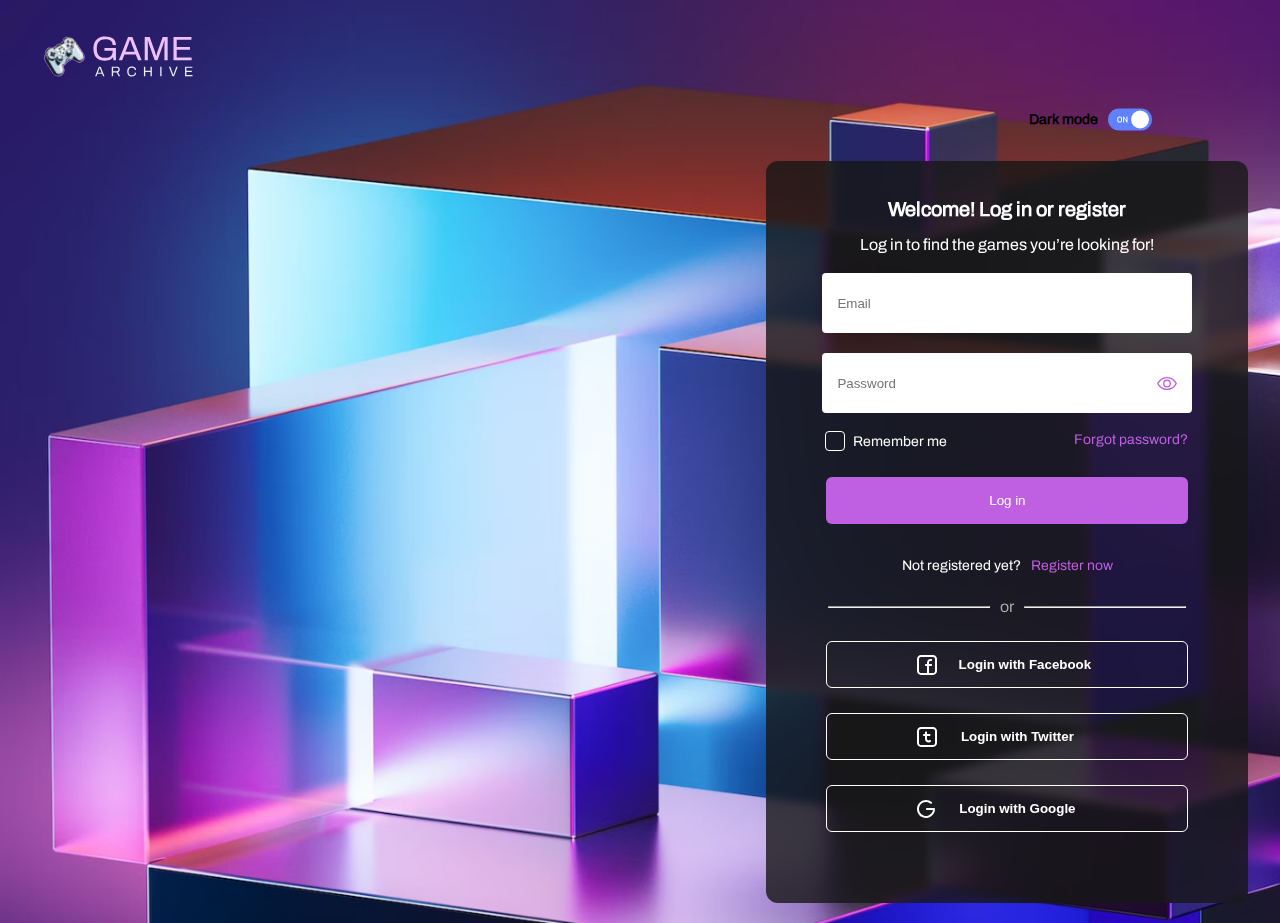
<file: index.html>
<!DOCTYPE html>
<html>
  <head>
    <title>Game Finder</title>
    <link rel="stylesheet" href="styles/login.css">
    <!-- Login Script -->
    <script src="scripts/login/fetch-login.js" type="module"></script>
    <meta name="viewport" content="width=device-width, initial-scale=1.0">
  </head>
  <body>
    <!-- Logo -->
    <div class="logo-container">
      <img src="images/logo.svg" alt="Logo">
    </div>
    
    <main>
      <div class="dark-mode-container"> 
        <h3 class= "title-mode">Dark mode</h3>
        <img id="toggleButton" src="./images/on.svg" class="icon-mode" alt="Dark mode on">
      </div>
      <div class="login-box">
        <h2>Welcome! Log in or register</h2>
        <form>
          <label class="login-info">Log in to find the games you’re looking for!</label>
          <!-- E-mail input field -->
          <div class="form-group">
            <input type="text" class="input-email" id="input-email" name="username" placeholder="Email" autocomplete="email">
          </div>
          <!-- Password input field -->
          <div class="form-group">
            <input type="password" class="input-password" id="input-password" name="password" placeholder="Password"  autocomplete="current-password">
            <img src= "./images/icons-login/eye.svg" alt="Eye icon for visibility" class="toggle-password" >
          </div>
          <div id="error-container" class="hidden"></div> <!-- Error message container -->
          <br>
          <!-- Session reminder option -->
          <div class="corner-left">
            <div class="form">
              <input type="checkbox" id="remember" name="remember">
              <label for="remember" class="remember-label">Remember me</label>
            </div>
          </div>
          <!-- Password recovery link -->
          <div class="corner-right">
            <div class="forgot-password">
              <a href="#">Forgot password?</a>
            </div>
          </div>
          <!-- Login button -->
          <div class="login-button-container">
            <button id="login-button" class="login-button">Log in</button>
          </div>
        </form>

        <!-- Registration option -->
        <div class="register-now">
          <p>Not registered yet?<a href="#" id="register-link">Register now</a></p>
        </div>
        <div class="lines">
          <hr>or<hr>
        </div>      

        <!-- Social media login buttons -->
        <div class="social-buttons">
          <button class="login-facebook">
            <img src="images/icons-login/facebook.svg" alt="logo-facebook">
            <div class="social-title-f">Login with Facebook</div>
          </button>
          <button class="login-twitter">
            <img src="images/icons-login/twitter.svg" alt="logo-twitter">
            <div class="social-title">Login with Twitter</div>
          </button>
          <button class="login-google">
            <img src="images/icons-login/google.svg" alt="logo-google">
            <div class="social-title">Login with Google</div>
          </button>
        </div>
      </div>
    </main>
  </body>
</html>
</file>
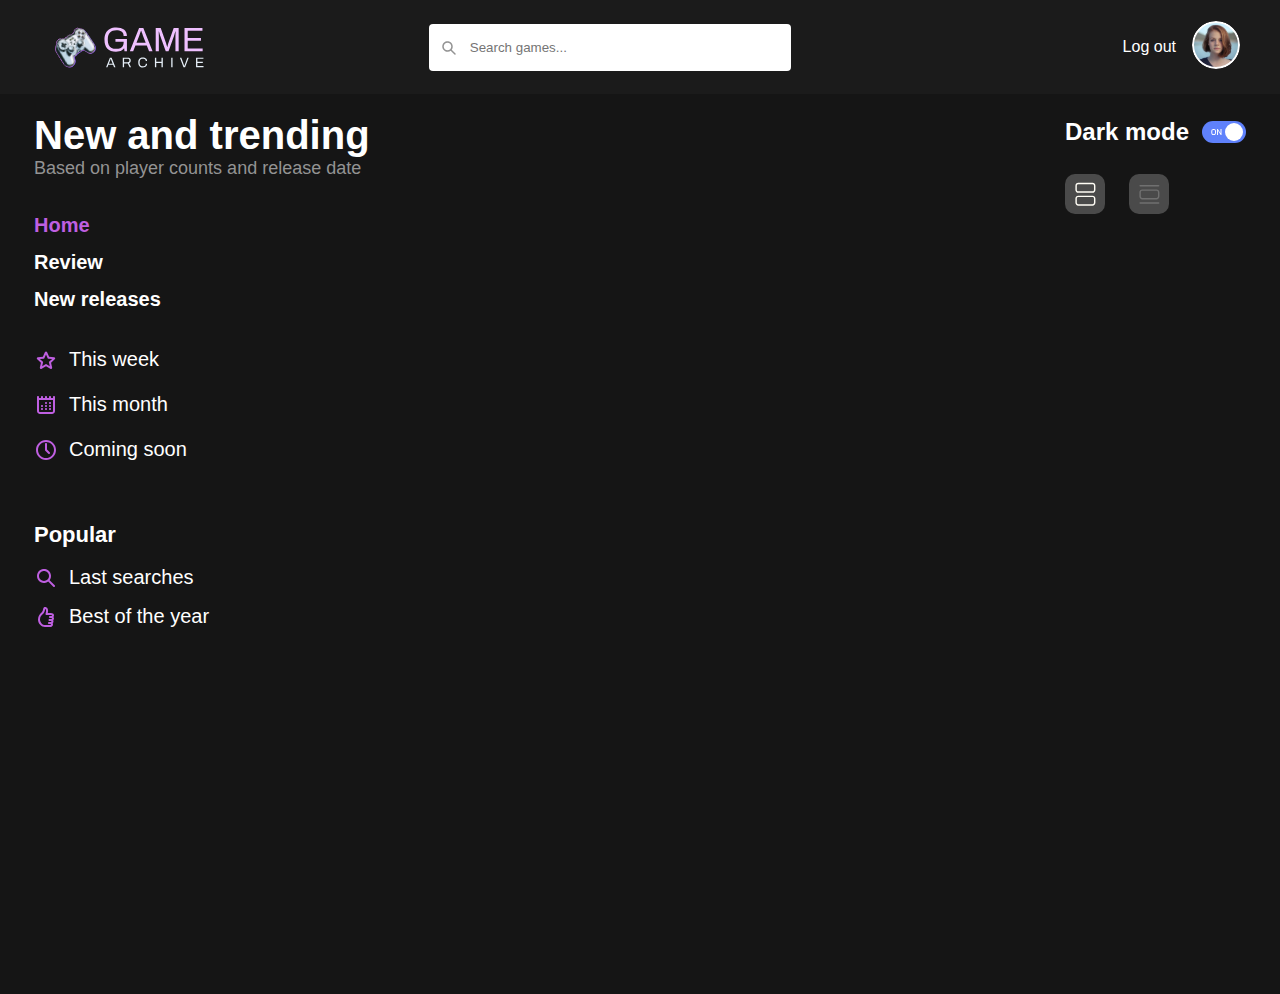
<file: home.html>
<!DOCTYPE html>
<html>
<head>
  <title>Game Finder App</title>
  <link rel="stylesheet" href="styles/home.css">
</head>
<body>
    <!-- Header -->
    <header>
    <div class="search-overlay"></div>
    <div class="header-content">
        <div class="logo-container">
            <img src="images/logo.svg" alt="Logo">
        </div>
        <!-- Search form -->
        <form id="search-form" class="search-bar">
            <img src="./images/icons-home/search.svg" alt="Search icon">
            <input  id="search-input" onfocus="this.value=''" type="text" placeholder="Search games...">
            <div class="container-search-games">
                <div class="games-list">
                    <ul id="search-suggestions">
                        <li class="games-list-game">No recent searches were found</li>
                    </ul>
                </div>
            </div>
            <div class="single-container">
            </div>
        </form>
        <div class="side">
            <a href="#" class= "log-out">Log out</a>
            <span class="avatar-user">
                <img src="./images/icons-home/avatar.svg" alt="Image Avatar">
            </span>
        </div>
        </div>
    </div>
    </header>

    <main>
        <!-- New code -->
        <div class="container-title-mode">
            <div class="title">
                <h1>New and trending</h1>
                <h2>Based on player counts and release date</h2>
            </div>
            <div class="mode">
                <div class="dark-mode"> 
                    <h2>Dark mode</h2>
                    <img id="toggleButton" src="./images/on.svg" class="icon-mode" alt="Dark mode on">
                  </div>
                <div class="thumbnail">
                    <img src="./images/icons-home/multiple-enabled.svg" class="multiple-enabled" alt="Multiple cards enabled">
                    <img src="./images/icons-home/single-disabled.svg" class="single-disabled" alt="Cards in a single column">
                </div>
            </div>
        </div>
        <!-- New code NAV -->
        <nav>
            <div class="links-navbar">
                <a class="links-home" href="#">Home</a>
                <a class= "links-dark" href="#">Review</a>
                <a class="links-dark" href="#">New releases</a>
            </div>

            <div class="links-time">
                <div class="links-time2">
                    <div class="icon-navbar">
                        <img src="./images/icons-home/star.svg" alt="Star icon">
                    </div>
                    <a class="links-time-week" href="#">This week</a>
                </div>
                <div class="links-time2">
                    <div class="icon-navbar">
                        <img src="./images/icons-home/calendar.svg" alt="Calendar icon">
                    </div>
                    <a href="#">This month</a>
                </div>
                <div class="links-time2">
                    <div class="icon-navbar">
                        <img src="./images/icons-home/clock.svg" alt="Clock icon">
                    </div>
                    <a href="#">Coming soon</a>
                </div>
            </div>

            <div class="links-popular">
                <h2>Popular</h2>
                <div class="links-popular2">
                    <div class="icon-navbar-popular">
                        <img src="./images/icons-home/search-menu.svg" alt="Search icon">
                    </div>
                    <a href="#" class="last-search">Last searches</a>
                </div>
                <div class="links-popular2">
                    <div class="icon-navbar-popular">
                        <img src="./images/icons-home/Thumbs-up.svg" alt="Thumbs up icon">
                    </div>
                    <a href="#">Best of the year</a>
                </div>
        </nav>
        
        <!-- Game data container -->
        <div class="game-data" id="game-data"></div>

        <dialog id="modal">
            <!-- Modal content to be updated with information from the game -->
        </dialog>

        <!-- Last searches -->
        <div id="last-searches">
        <p id="no-last-searches-message"></p>
        </div>
    </main>

    <div id="logoutModal" class="modal">
        <div class="modal-content">
          <h2 class="title-modal">Dou you want to log out?</h2>
          <br>
          <p class="text-modal">Lorem ipsum dolor sit amet, consectetur adipiscing elit, sed do eiusmod tempor incididunt ut lab</p>
          <div class="modal-buttons">
            <button id="confirmLogout" class="modal-button">Yes</button>
            <button id="cancelLogout" class="modal-button">No</button>
          </div>
        </div>
      </div>
      

    <!-- Script de JavaScript -->
    <script src="scripts/home/home.js" type="module"></script>
    <script src="scripts/home/log-out.js" type="module"></script>
</body>
</html>
</file>
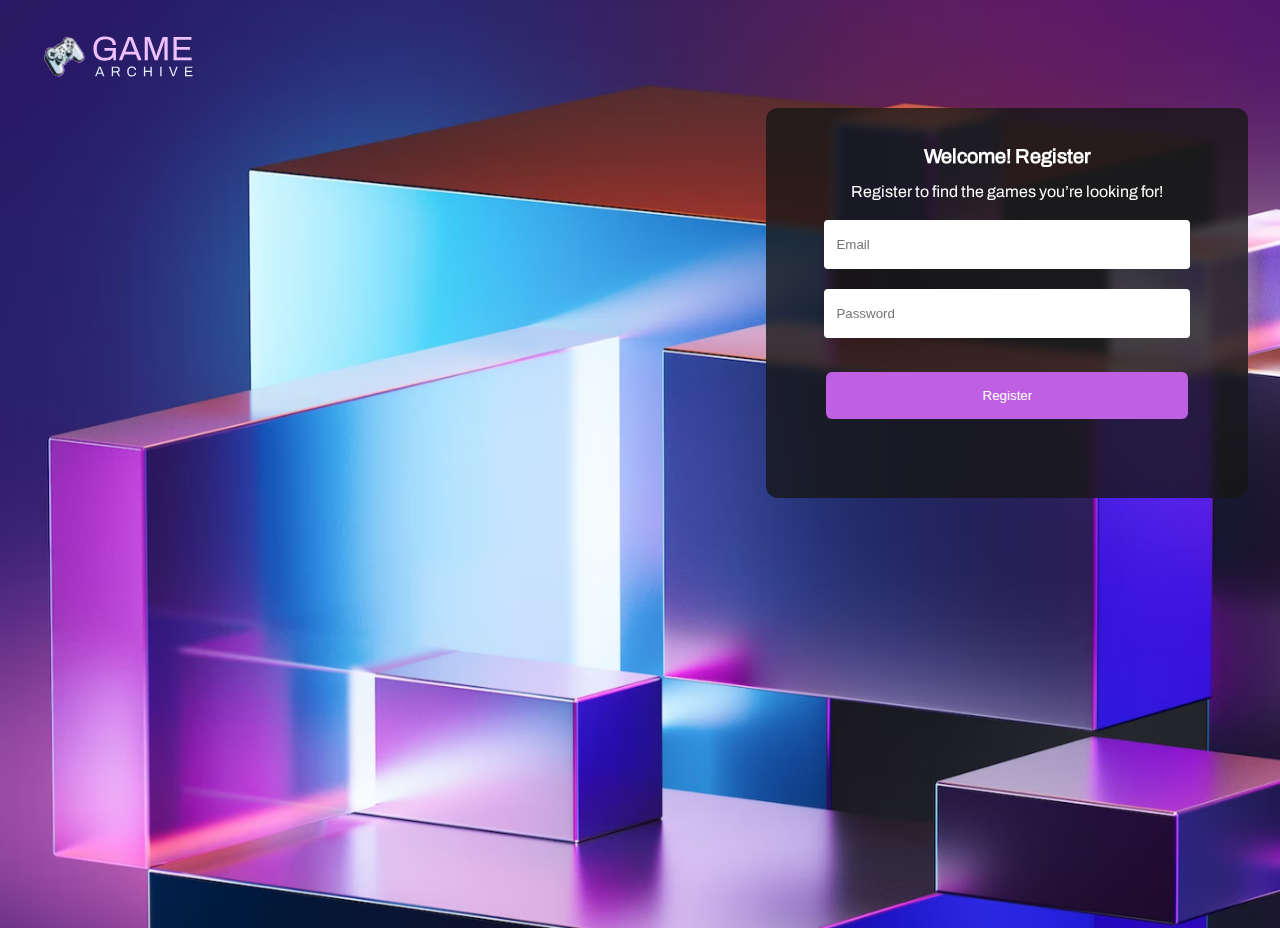
<file: register.html>
<!DOCTYPE html>
<html>
<head>
  <title>Mi Página Web</title>
  <!-- Import the CSS stylesheet -->
  <link rel="stylesheet" href="styles/register.css">
  <!-- Import the log script -->
  <script src="scripts/login/fetch-register.js" type="module"></script>
  <!-- Configure the initial scaling of the viewport for mobile devices -->
  <meta name="viewport" content="width=device-width, initial-scale=1.0">
</head>
<body>
  <!-- Logo container -->
  <div class="logo-container">
    <img src="images/logo.svg" alt="Logo">
  </div>
  
  <main>
    <div class="login-box">
      <h2>Welcome! Register</h2>
      <form>
        <!-- Form information label -->
        <label class="login-info">Register to find the games you’re looking for!</label>
        <div class="form-group">
          <!-- Input field for user name or e-mail address -->
          <input type="text" id="username" name="username" placeholder="Email">
        </div>
        <div class="form-group">
          <!-- Input field for password -->
          <input type="password" id="password" name="password" placeholder="Password">
        </div>

        <br>
        <br>
        <div class="login-button-container">
          <!-- Register button -->
          <button id="register-button" class="login-button">Register</button>
        </div>
      </form>

      <!-- Snackbar to display messages -->
      <div id="snackbar" class="snackbar">
        <span id="snackbar-message" class="snackbar-message"></span>
        <a id="snackbar-button" class="snackbar-button">Aceptar</a>
      </div>      
    </div>
  </main>
</body>
</html>
</file>
<file: styles/login.css>
@font-face {
  font-family: 'Archivo';
  src: url('../fonts/static/Archivo-Regular.ttf') format('truetype');
}

body {
  background-image: url("../images/background.png");
  background-size: cover;
  background-color: rgb(72, 45, 167);
  background-repeat: no-repeat;
  font-family: 'Archivo';
}

.dark-mode-container {
  display: flex;
  justify-content: flex-end;
  margin-right: 120px;
  margin-top: 10px;
  gap: 10px;
}

.title-mode{
  font-size: 14px;
}

.icon-mode {
  cursor: pointer;
}

.login-box {
  width: 462px;
  height: 702px;
  background: rgba(23, 23, 23, 0.8);
  backdrop-filter: blur(5px);
  border-radius: 12px;
  font-style: normal;
  padding-top: 20px;
  padding-left: 10px;
  padding-right: 10px;
  padding-bottom: 20px;
  margin: 20px 60%;
}

.login-info {
  color: #FFFFFF;
  justify-content: center;
  display: flex;
}

.login-box h2 {
  text-align: center;
  color: #FFFFFF;
  font-size: 20px;
}

div .form-group {
  display: flex;
  align-items: center;
  justify-content: center;
  flex-direction: column;
}

.input-password, .input-email{
  width: 340px;
  height: 30px;
  border-style: none;
  padding: 15px;
  border-radius: 4px;
  margin-top: 20px;
}

input[type="checkbox"] {
  margin-top: 10px;
  width: 20px;
  height: 20px;
  border: 1.5px solid #FFFFFF;
  border-radius: 4px;
  appearance: none;
}

input[type="checkbox"]:checked {
  background: #BF5FE1;
  border-radius: 4px;
}

input[type="checkbox"]:checked::before {
  content: "\2713";
  display: block;
  text-align: center;
  line-height: 20px;
  color: #FFF;
}

.register-now,
.separator,
.social-buttons,
.login-button-container {
  display: flex;
  align-items: center;
  justify-content: center;
  flex-direction: column;
  gap: 25px;
}

.register-now {
  margin-top: 20px;
  font-size: 14px;
  color: #FFF;
}

.register-now a {
  color: #BF5FE1;
  text-decoration: none;
  margin-left: 10px;
}

.lines {
  display: flex;
  width: 100%;
  line-height: 19px;
  color: #A9A9A9;
  gap: 10px;
  align-items: center;
  justify-content: center;
  margin-top: 10px;
  margin-bottom: 25px;
}

hr{
  width: 160px;
}

.lines:before, .lines:after {
  content: "";
  flex: 1 1 ;
  margin: auto;
}

.login-button {
  padding: 10px;
  color: #FFF;
  border: none;
  cursor: pointer;
  width: 362px;
  height: 47px;
  background-color: #BF5FE1;
  border-radius: 6px;
}

.login-facebook,
.login-twitter,
.login-google {
  display: flex;
  position: relative;
  justify-content: center;
  color: #FFF;
  background-color: transparent;
  border-radius: 6px;
  border: 1.5px solid #FFF;
  width: 362px;
  height: 47px;
  cursor: pointer;
}

.login-facebook img,
.login-twitter img,
.login-google img {
  align-self: center;
}

.social-title-f{
  margin-right: -15px;
  align-self: center;
  margin-inline-start: 20px;
  font-weight: 700;
}

.social-title{
  align-self: center;
  margin-inline-start: 20px;
  font-weight: 700;
}

button img {
  position: absolute;
  left: 90px;
}

.form {
  display: flex;
  margin-left: 45px;
}

.remember-label {
  margin-left: 5px;
  margin-top: 13px;
  color: #FFF;
  font-size: 14px;
}

.forgot-password {
  text-align: right;
  font-size: 14px;
  margin-top: -32px;
  margin-bottom: 30px;
  margin-right: 50px;
}

.forgot-password a {
  color: #BF5FE1;
  text-decoration: none;
}

.corner-left {
  align-self: flex-start;
  margin-top: 10px;
  margin-bottom: 10px;
}

.corner-right {
  align-self: flex-end;
  margin-top: 10px;
}

.logo-container {
  display: flex;
  align-items: center;
  justify-content: flex-start;
  margin-top: 20px;
  margin-left: 20px;
}

.logo-container img {
  max-width: 100%;
  height: auto;
}

img.toggle-password {
  position: inherit;
  margin-top: -40px;
  margin-right: 60px;
  margin-left: auto;
  cursor: pointer;
}

/* Estilos para tablet */
@media screen and (max-width: 768px) {
  body {
    background-position: center;
  }

  .dark-mode-container {
    justify-content: center;
    margin-right:0;
}

  .form {
    margin-left: 11%;
  }
  
  .logo-container {
    justify-content: center;
    margin-left: 0;
  }

  .login-box {
    width: 90%;
    height: auto;
    margin: 20px auto;
  }

  .form-group input[type="text"],
  .form-group input[type="password"] {
    width: 100%;
  }

  .forgot-password {
    margin-right: 11%;
  }
}

/* Estilos para teléfono móvil */
@media screen and (max-width: 480px) {
  body {
    background-position: center;
    backdrop-filter: blur(5px);
  }

  .dark-mode-container {
    justify-content: center;
    margin-right:0;
  }

  .form {
    margin-left: 0%;
  }

  .logo-container {
    justify-content: center;
    margin-left: 0;
  }
  
  .login-box {
    width: 90%;
    height: auto;
    margin: 20px auto;
  }

  .login-info,
  .login-box h2,
  .register-now {
    font-size: 16px;
  }

  .form-group input[type="text"],
  .form-group input[type="password"] {
    width: 100%;
  }

  .login-button,
  .login-facebook,
  .login-twitter,
  .login-google {
    width: 100%;
  }

  .forgot-password {
    margin-right: 0%;
  }
}
</file>
<file: styles/home.css>
* {
  box-sizing: border-box;
  font-family: 'Archivo', sans-serif; /* Tipografía Archivo */
  margin: 0;
}

body {
  background-color: #151515; /* Fondo oscuro */
  color: #ffffff; /* Texto en color blanco */
  width: 100vw;
  height: 100vh;
}

header{
  display: flex;
  background-color: #1B1B1B;
  height: 94px;
  width: 100vw;
}
.header-content {
  display: flex;
  margin: 0 auto;
  max-width: 1440px;
  width: 100%;
  justify-content: space-between;
}

.logo-container {
  align-self: center;
  margin-left: 39px;}

.logo-container img {
  width: auto;
  height: auto;
}

main {
  height: 100vh;
  padding: 0 34px;
  margin: 0 auto;
  max-width: 1440px;
}

/*#search-input {
  width: 400px;  Aumenta el tamaño del buscador según tus preferencias 
  padding: 8px;  Ajusta el padding según tus preferencias 
  padding-right: 40px; /* Añade un padding derecho para el botón de búsqueda 
}*/

.games-list-game {
  display: none;
}

/*Cards*/
/* Estilos para las tarjetas de juegos */
.game-data{
  display: flex;
  flex-flow: wrap;
  gap: 24px;
  justify-content: center;
  margin-top: -400px;
  margin-left: 200px;
}
.card {
  /*width: calc(33.33% - 20px);
  border: 1px solid #ccc;
  border-radius: 12px;
  padding: 10px;
  margin-bottom: 10px;
  display: inline-block;
  vertical-align: top;
  box-sizing: border-box;
  margin: 10px;
  position: relative; /* Agregado para posicionar la enumeración */
  position: relative;
  display: flex;
  flex-direction: column;
  border-radius: 12px;
  background: #303030;
  cursor: pointer;
  padding-bottom: 20px;
  width: 373px;
}

.single-column .card {
  flex-basis:70%; 
}

.card img {
  width: 100%;
  height: 250px; 
  object-fit: cover;
  border-radius: 12px;
  margin-bottom: 10px;
}

.heart-container{
  position: absolute;
  right: 0;
  margin: -95px 10px;
}

.card h2 {
  margin: 15px;
  font-weight: 700;
  font-size: 24px;
}

/* Asegura que los íconos tengan el mismo tamaño */
.games-icons-container img {
  width: 20px;
  height: 20px;
  margin: 5px; 
}

.games-icons-container{
  position: absolute;
  margin-top: 310px;
  margin-left: 250px;
}

.release-label,
.genres-label {
  margin: 20px;
  font-weight: 500;
  color: #939393;
}
.release-date,
.genres-list {
  font-weight: 500;
  color: #fff;
}


.card-index {
  position: absolute;
  margin-top: 279px;
  color: #BF5FE1;
  font-weight: bold;
  font-size: 20px;
  right: 15px;
}
  
  /* Estilos para la disposición de columnas 
.container {
  display: flex;
  flex-wrap: wrap;
  justify-content: space-between;
}*/

/*nuevos estilos*/

/*---------------search---------------*/

.search-bar {
  display: block;
  position: relative;
  align-self: center;
  margin-right: 120px;
}

.search-bar img {
  position:absolute;
  width: 18px;
  height: 18px;
  top:15px;
  margin-left: 11px;
}

#search-input {
  width: 362px;
  height: 47px;
  border-radius: 4px;
  border-style: none;
  padding-left: 41px;
}

.container-search-games {
  width: 100%;
  height: 50%;
  position: relative;
}

.games-list {
  display: flex;
  flex-direction: column;
  border-radius: 4px;
  width: 100%;
  position: absolute;
  top: 9px;
  background-color: #FFF;
  color: #000;
}

.games-list ul{
  padding: 0;
  margin: 0;
}

.games-list li {
  padding: 10px;
  list-style-type: none;
  cursor: pointer;
  box-sizing: border-box; /* Agregado */
}

.games-list li:hover, 
.games-list li.selected {
  background-color: #BF5FE1;
  color: #FFF;
  transition: background-color 0.3s ease;
}


hr {
  border-bottom: 0.5px solid #E1E1E4;
  opacity: 20%;
}

hr:last-child {
  display:none;
}

.side {
  display: flex;
  gap: 16px;
  margin-right: 40px;
}

.log-out {
  color: #FFF;
  text-decoration: none;
  align-self: center;
}

.avatar img {
  height: 16px;
}

.avatar-user {
 align-self: center;
}

.avatar-user img {
  width: 48px;
  height: 48px;
  border-radius: 50%;
}

.title {
  display: flex;
  flex-direction: column;
  padding-top:19px;
}

.title h1 {
  font-size: 40px;
  font-weight: 800;
}

.title h2 {
  font-size: 18px;
  font-weight: 400;
  color: #939393;
}

.container-title-mode {
  display:flex;
  justify-content: space-between;
}

.mode {
  padding-top: 24px;
}

.dark-mode {
  display:flex;
  gap:13px;
}

.dark-mode img {
  cursor: pointer;
}

.thumbnail {
  display:flex;
  gap:24px;
  padding-top: 28px;
}

/*---------------Sidebar---------------*/

nav {
  min-width:160px;
  font-size:20px;
}

.last-search.selected {
  font-weight: bold;
}

.links-navbar, .links-time, .links-popular {
  display:flex;
  flex-direction: column;
}
.links-navbar {
  font-weight: 700;
  gap: 14px;
}

.links-home {
  color: #BF5FE1;
  text-decoration: none;
}

.links-dark {
  color: #FFF;
  text-decoration: none;
}

.links-time {
  margin-top: 37px;
  gap: 16px;
}

.links-time a, .links-popular2 a {
  color: #FFF;
  text-decoration: none;
}

.links-popular2, .links-time2 {
  display: flex;
  gap: 11px;
}

.links-popular {
  margin-top: 55px;
}

.links-popular h2 {
  margin-bottom: 18px;
  color: #FFF;
  font-size: 22px;
  font-weight: 700;
}

.links-popular2 {
  margin-bottom: 10px;
}

/*---------------Modal log out---------------*/

.modal {
  display: none;
  position: fixed;
  top: 0;
  left: 0;
  width: 100%;
  height: 100%;
  background-color: rgba(0, 0, 0, 0.5);
}

.modal-content {
  background-color: #FFF;
  border-radius: 20px;
  width: 370px;
  height: 270px;
  margin: 200px auto;
  text-align: center;
  padding: 32px 32px 32px 32px;
}

.title-modal,
.text-modal{
  color: #000;
  align-self: center;
}

.modal-buttons {
  margin-top: 20px;
}

#confirmLogout,
#cancelLogout {
  color: #BF5FE1;
  border-style: none;
  background-color: #FFF;
  border-radius: 8px;
  width: 300px;
  height: 45px;
}

#confirmLogout:hover,
#cancelLogout:hover {
  cursor: pointer;
  background-color: #BF5FE1;
  color: #FFF;
}

/*overlay*/
.overlay-active .card {
  /* Estilos del overlay para los cards */
  opacity: 0.5;
  pointer-events: none;
}

.search-overlay {
  position: absolute;
  width: 100vw;
  height: 100%;
  background-color: rgba(0,0,0,0.4);
}
</file>
<file: styles/register.css>
@font-face {
    font-family: 'Archivo';
    src: url('../fonts/static/Archivo-Regular.ttf') format('truetype');
  }
  
  body {
    background-image: url("../images/background.png");
    background-size: cover;
    background-color: rgb(72, 45, 167);
    background-repeat: no-repeat;
    height: 100vh;
    font-family: 'Archivo';
  }
  
  .login-box {
    width: 462px;
    height: 350px;
    background: rgba(23, 23, 23, 0.8);
    backdrop-filter: blur(5px);
    border-radius: 12px;
    font-style: normal;
    padding-top: 20px;
    padding-left: 10px;
    padding-right: 10px;
    padding-bottom: 20px;
    margin: 20px 60%;
  }
  
  .login-info {
    color: #FFFFFF;
    justify-content: center;
    display: flex;
  }
  
  .login-box h2 {
    text-align: center;
    color: #FFFFFF;
    font-size: 20px;
  }
  
  div .form-group {
    display: flex;
    align-items: center;
    justify-content: center;
    flex-direction: column;
  }
  
  .form-group input[type="text"],
  .form-group input[type="password"] {
    width: 362px;
    height: 47px;
    border-radius: 4px;
    border: #FFFFFF;
    margin-top: 20px;
  }
  
  input::placeholder {
    padding: 10px;
  }
    
  .register-now,
  .login-button-container {
    display: flex;
    align-items: center;
    justify-content: center;
    flex-direction: column;
  }
  
  .login-button {
    padding: 10px;
    color: #FFF;
    border: none;
    cursor: pointer;
    width: 362px;
    height: 47px;
    background-color: #BF5FE1;
    border-radius: 6px;
  }
  
  .logo-container {
    display: flex;
    align-items: center;
    justify-content: flex-start;
    margin-top: 20px;
    margin-left: 20px;
  }
  
  .logo-container img {
    max-width: 100%;
    height: auto;
  }
  
  
  /* Estilos para tablet */
  @media screen and (max-width: 768px) {
    body {
      background-position: center;
    }
    
    .logo-container {
      justify-content: center;
      margin-left: 0;
    }
  
    .login-box {
      width: 90%;
      height: auto;
      margin: 20px auto;
    }
  
    .form-group input[type="text"],
    .form-group input[type="password"] {
      width: 100%;
    }

  }
  
  /* Estilos para teléfono móvil */
  @media screen and (max-width: 480px) {
    body {
      background-position: center;
      background: rgba(23, 23, 23, 0.8);
      backdrop-filter: blur(5px);
    }

    .logo-container {
      justify-content: center;
      margin-left: 0;
    }
    
    .login-box {
      width: 90%;
      height: auto;
      margin: 20px auto;
    }
  
    .form-group input[type="text"],
    .form-group input[type="password"] {
      width: 100%;
    }

  }
  
  /*Snackbar*/
  .snackbar {
    visibility: hidden;
    min-width: 250px;
    margin-left: -140px;
    margin-top: 20px;
    background-color: rgba(23, 23, 23, 0.8);
    color: #FFF;
    text-align: center;
    border-radius: 10px;
    padding: 16px;
    position: fixed;
    z-index: 1;
    left: 50%;
    font-size: 14px;
  }
  
  .snackbar.show {
    visibility: visible;
  }
  
  .snackbar-button {
    background: none;
    border: none;
    padding: 0;
    color: #BF5FE1;
    text-decoration: none;
    cursor: pointer;
    margin-left: 10px;
  }
</file>
